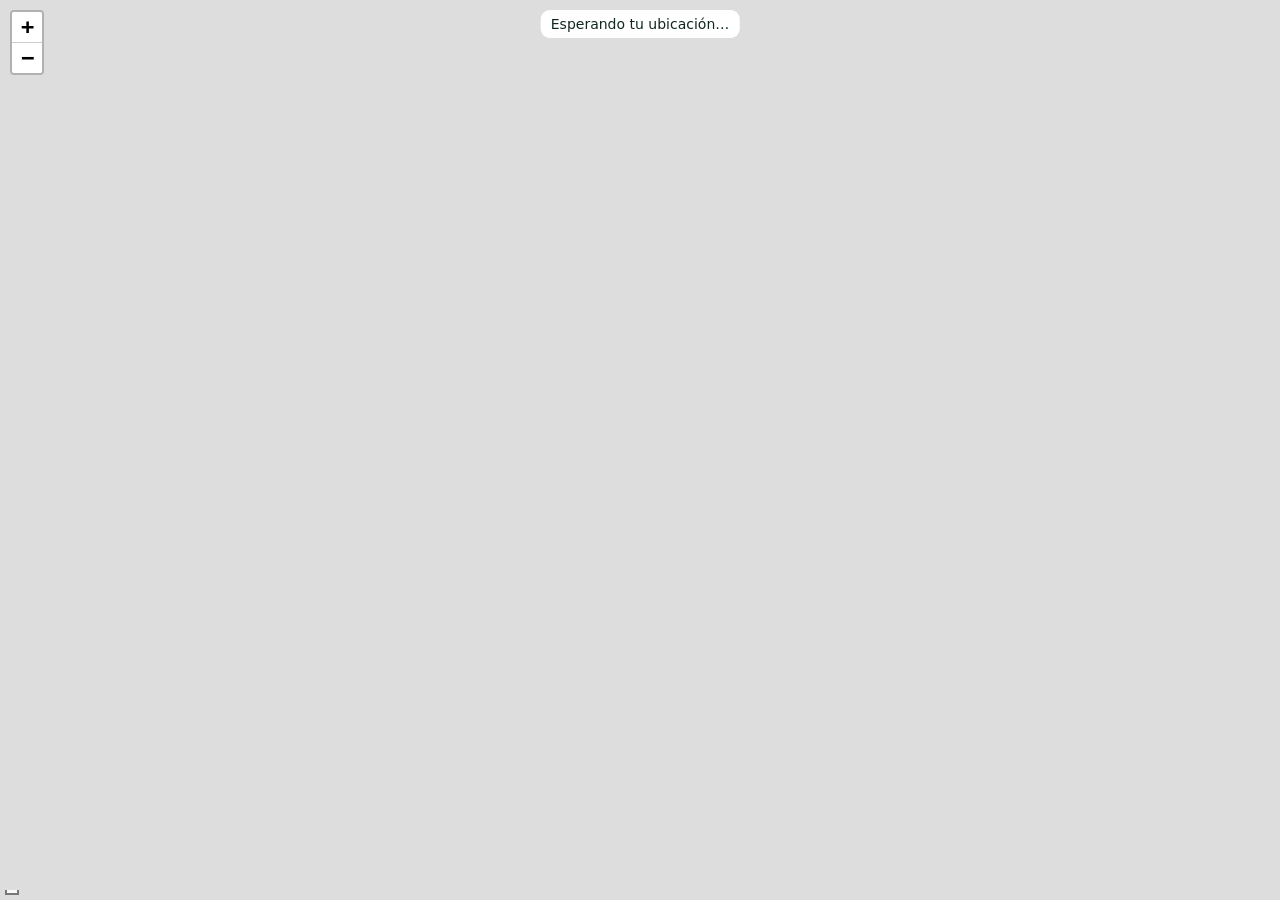
<file: android/app/src/main/assets/nearby/index.html>
<!doctype html>
<html lang="es">
<head>
    <meta charset="utf-8">
    <meta name="viewport" content="width=device-width, initial-scale=1">
    <meta http-equiv="Content-Security-Policy"
          content="default-src 'none'; script-src 'self'; style-src 'self' 'unsafe-inline'; img-src data: https://tile.openstreetmap.org">
    <title>Mapa de supermercados cercanos</title>
    <link rel="stylesheet" href="leaflet.css">
    <link rel="stylesheet" href="map.css">
    <script src="leaflet.js" defer></script>
    <script src="map.js" defer></script>
</head>
<body>
    <div id="map" aria-label="Mapa de tu ubicación y tiendas dentro de dos kilómetros"></div>
    <p id="message">Esperando tu ubicación…</p>
</body>
</html>
</file>
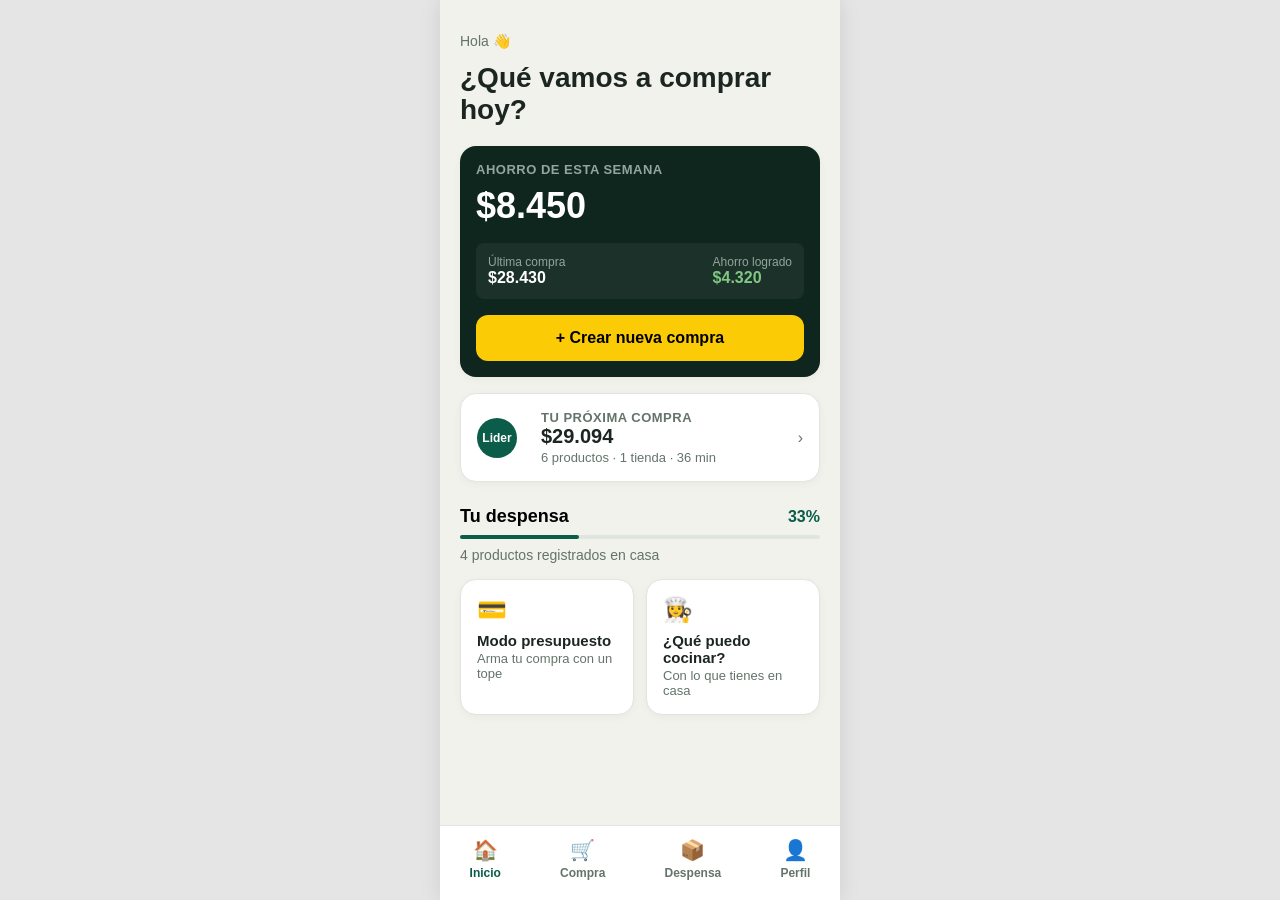
<file: Prototipo.html>
<!DOCTYPE html>
<html lang="es-CL">
<head>
<meta charset="utf-8">
<meta name="viewport" content="width=device-width, initial-scale=1.0, maximum-scale=1.0, user-scalable=no">
<title>Abarrato - Prototipo</title>
<style>
  :root {
    --bg: #F0F2EB;
    --card: #FFFFFF;
    --text-main: #1C2621;
    --text-muted: #64746A;
    --primary: #0B5D4A;
    --primary-light: #158E73;
    --accent: #FBCB05; 
    --accent-dark: #D9AE00;
    --border: #E0E5DF;
    --danger: #D32F2F;
    --success: #2E7D32;
    --radius-lg: 16px;
    --radius-md: 12px;
  }

  * { box-sizing: border-box; margin: 0; padding: 0; font-family: -apple-system, BlinkMacSystemFont, "Segoe UI", Roboto, Helvetica, Arial, sans-serif; }
  
  body {
    background-color: #e5e5e5;
    display: flex;
    justify-content: center;
    min-height: 100vh;
  }

  /* Simulación de la pantalla del celular */
  .app-container {
    width: 100%;
    max-width: 400px;
    background-color: var(--bg);
    min-height: 100vh;
    position: relative;
    box-shadow: 0 0 20px rgba(0,0,0,0.1);
    display: flex;
    flex-direction: column;
    overflow: hidden;
  }

  /* Header (Status Bar Simulado) */
  .header {
    background-color: var(--bg);
    padding: 16px 20px 8px;
    display: flex;
    align-items: center;
    position: sticky;
    top: 0;
    z-index: 100;
  }
  .header.dark {
    background-color: #102636;
    color: white;
  }
  .header-back { font-size: 24px; text-decoration: none; color: inherit; margin-right: 16px; cursor:pointer;}
  .header-title { font-size: 20px; font-weight: 700; }

  /* Vistas (Pantallas) */
  .view {
    display: none;
    flex: 1;
    overflow-y: auto;
    padding: 0 20px 80px; /* Espacio para el navbar bottom */
    animation: fadeIn 0.2s ease;
  }
  .view.active { display: block; }
  @keyframes fadeIn { from { opacity: 0; transform: translateY(10px); } to { opacity: 1; transform: translateY(0); } }

  /* Elementos comunes */
  h1 { font-size: 28px; font-weight: 800; color: var(--text-main); margin: 12px 0 20px; }
  .view.dark-top h1 { color: white; margin-top:0;}
  
  .card {
    background: var(--card);
    border-radius: var(--radius-lg);
    padding: 16px;
    margin-bottom: 16px;
    box-shadow: 0 2px 8px rgba(0,0,0,0.04);
    border: 1px solid var(--border);
  }
  
  .card.dark {
    background-color: #0F261E;
    color: white;
    border: none;
  }

  .btn {
    display: block;
    width: 100%;
    padding: 14px;
    border-radius: var(--radius-md);
    font-weight: 700;
    font-size: 16px;
    text-align: center;
    border: none;
    cursor: pointer;
    text-decoration: none;
  }
  .btn-primary { background: var(--accent); color: #000; }
  .btn-dark { background: #0B1F1C; color: #fff; }
  .btn-outline { background: transparent; border: 1px solid var(--border); color: var(--text-main); }

  /* Componentes específicos */
  .list-item {
    display: flex;
    align-items: center;
    padding: 12px 0;
    border-bottom: 1px solid var(--border);
  }
  .list-item:last-child { border-bottom: none; padding-bottom: 0; }
  .item-icon { width: 40px; height: 40px; background: #F4F6F8; border-radius: 50%; display: grid; place-items: center; margin-right: 12px; font-size: 20px; }
  .item-details { flex: 1; }
  .item-title { font-weight: 700; color: var(--text-main); font-size: 15px;}
  .item-subtitle { color: var(--text-muted); font-size: 13px; margin-top:2px;}
  .item-price { font-weight: 700; color: var(--primary); }

  .badge {
    background: #E8F5E9; color: var(--success); padding: 4px 8px; border-radius: 12px; font-size: 12px; font-weight: 700;
  }
  .badge.warn { background: #FFF3E0; color: #E65100; }

  /* Navbar Bottom */
  .navbar {
    background: #fff;
    border-top: 1px solid var(--border);
    position: absolute;
    bottom: 0;
    width: 100%;
    display: flex;
    justify-content: space-around;
    padding: 12px 0 20px; /* Safe area */
  }
  .nav-item {
    display: flex;
    flex-direction: column;
    align-items: center;
    color: var(--text-muted);
    text-decoration: none;
    font-size: 12px;
    font-weight: 600;
    gap: 4px;
    cursor: pointer;
  }
  .nav-item.active { color: var(--primary); }
  .nav-icon { font-size: 20px; }

  /* Utilidades */
  .flex-between { display: flex; justify-content: space-between; align-items: center; }
  .mt-1 { margin-top: 8px; } .mt-2 { margin-top: 16px; } .mt-3 { margin-top: 24px; }
  .mb-1 { margin-bottom: 8px; }
  .text-huge { font-size: 36px; font-weight: 800; }
  .text-muted { color: var(--text-muted); }
  .section-title { font-size: 13px; font-weight: 700; text-transform: uppercase; color: var(--text-muted); margin-bottom: 8px; letter-spacing: 0.5px;}

  /* Específico Vista Mapa */
  .svg-map { background: #E4E9E2; border-radius: var(--radius-lg) var(--radius-lg) 0 0; width: 100%; height: 200px; display: block;}
  .map-card { padding: 0; overflow: hidden; margin-top: 12px; border-radius: var(--radius-lg); background: white; border: 1px solid var(--border);}
  .map-item { padding: 16px; display: flex; align-items: center; gap: 12px; cursor:pointer;}
  .map-item:hover, .map-item.selected { background-color: #F8FAF9; }
</style>
</head>
<body>

<div class="app-container">

  <!-- ================= VISTA: INICIO ================= -->
  <div id="view-inicio" class="view active">
    <div class="header" style="padding-left:0; padding-top:24px;"></div>
    <span class="text-muted" style="font-size: 14px;">Hola 👋</span>
    <h1>¿Qué vamos a comprar hoy?</h1>

    <div class="card dark">
      <div class="section-title" style="color: #92A69D;">Ahorro de esta semana</div>
      <div class="text-huge" style="color:white; margin-bottom: 16px;">$8.450</div>
      
      <div class="flex-between" style="background: rgba(255,255,255,0.05); padding: 12px; border-radius: 8px; margin-bottom: 16px;">
         <div>
            <div style="font-size: 12px; color: #92A69D;">Última compra</div>
            <div style="font-weight: 700; color: white;">$28.430</div>
         </div>
         <div>
            <div style="font-size: 12px; color: #92A69D;">Ahorro logrado</div>
            <div style="font-weight: 700; color: #81C784;">$4.320</div>
         </div>
      </div>
      <button class="btn btn-primary" onclick="navigate('view-compra')">+ Crear nueva compra</button>
    </div>

    <div class="card" onclick="navigate('view-optimizada')" style="cursor:pointer">
      <div class="flex-between">
        <div style="display:flex; align-items:center; gap: 12px;">
          <div class="item-icon" style="background: var(--primary); color:white; font-size:12px; font-weight:bold;">Lider</div>
          <div>
            <div class="section-title" style="margin:0;">TU PRÓXIMA COMPRA</div>
            <div style="font-size: 20px; font-weight: 800; color: var(--text-main);">$29.094</div>
            <div class="item-subtitle">6 productos · 1 tienda · 36 min</div>
          </div>
        </div>
        <div style="color: var(--text-muted);">›</div>
      </div>
    </div>

    <div class="flex-between mt-3 mb-1">
      <h2 style="font-size: 18px;">Tu despensa</h2>
      <span style="color: var(--primary); font-weight: 700;">33%</span>
    </div>
    <div style="width: 100%; height: 4px; background: #E0E5DF; border-radius: 2px; margin-bottom: 8px;">
       <div style="width: 33%; height: 100%; background: var(--primary); border-radius: 2px;"></div>
    </div>
    <p class="text-muted" style="font-size: 14px; margin-bottom: 16px;">4 productos registrados en casa</p>

    <div style="display: grid; grid-template-columns: 1fr 1fr; gap: 12px;">
      <div class="card" style="margin:0; cursor:pointer;" onclick="navigate('view-presupuesto')">
        <div style="font-size: 24px; margin-bottom: 8px;">💳</div>
        <div class="item-title">Modo presupuesto</div>
        <div class="item-subtitle">Arma tu compra con un tope</div>
      </div>
      <div class="card" style="margin:0; cursor:pointer;" onclick="navigate('view-cocinar')">
        <div style="font-size: 24px; margin-bottom: 8px;">👩‍🍳</div>
        <div class="item-title">¿Qué puedo cocinar?</div>
        <div class="item-subtitle">Con lo que tienes en casa</div>
      </div>
    </div>
  </div>

  <!-- ================= VISTA: CREAR COMPRA (Buscar) ================= -->
  <div id="view-compra" class="view">
    <div class="header" style="padding-left:0; padding-top:24px;"></div>
    <h1>Crear compra</h1>
    <p class="text-muted" style="margin-top:-16px; margin-bottom: 16px;">Agrega productos a tu lista</p>

    <input type="text" placeholder="🔍 Buscar leche, arroz, detergente..." style="width: 100%; padding: 14px; border-radius: var(--radius-lg); border: 1px solid var(--border); font-size: 16px; margin-bottom: 16px; background: #fff;">

    <div style="display: flex; gap: 8px; overflow-x: auto; padding-bottom: 16px; margin-bottom: 8px; scrollbar-width: none;">
      <div style="background: var(--text-main); color: white; padding: 8px 16px; border-radius: 20px; font-weight:600; font-size:14px; white-space:nowrap;">Todos</div>
      <div style="background: white; border: 1px solid var(--border); padding: 8px 16px; border-radius: 20px; font-weight:600; font-size:14px; white-space:nowrap;">Lácteos y huevos</div>
      <div style="background: white; border: 1px solid var(--border); padding: 8px 16px; border-radius: 20px; font-weight:600; font-size:14px; white-space:nowrap;">Carnes</div>
    </div>

    <div style="background: #FFF8E1; border: 1px solid #FFE082; padding: 16px; border-radius: var(--radius-md); margin-bottom: 16px;">
      <div style="font-weight: 700; margin-bottom: 4px;">Ya tienes arroz grado 2 en casa.</div>
      <div style="font-size: 13px; color: #F57F17; margin-bottom: 12px;">Si lo sacas de la lista ahorras $1.290.</div>
      <button style="background: #1C2621; color: white; border: none; padding: 8px 16px; border-radius: 8px; font-weight: 600;">Quitar de la lista</button>
    </div>

    <div class="card" style="padding: 0 16px;">
      <div class="list-item">
        <div class="item-icon">🥛</div>
        <div class="item-details">
          <div class="item-title">Leche entera</div>
          <div class="item-subtitle">Soprole · 1 L</div>
          <div style="margin-top: 4px;">
            <span class="item-price">$1.090</span> <span style="text-decoration: line-through; color: var(--text-muted); font-size: 12px; margin-left: 4px;">$1.250</span>
          </div>
        </div>
        <div style="display:flex; align-items:center; background:#F4F6F8; border-radius:8px; padding:4px 8px; font-weight:bold;">
           <span style="padding:0 8px;">-</span> 1 <span style="padding:0 8px;">+</span>
        </div>
      </div>
      <div class="list-item">
        <div class="item-icon">🥚</div>
        <div class="item-details">
          <div class="item-title">Huevos color 12 un.</div>
          <div class="item-subtitle">La Chacra · 12 un.</div>
          <div style="margin-top: 4px;">
            <span class="item-price">$2.990</span> <span style="text-decoration: line-through; color: var(--text-muted); font-size: 12px; margin-left: 4px;">$3.390</span>
          </div>
        </div>
        <div style="display:flex; align-items:center; background:#F4F6F8; border-radius:8px; padding:4px 8px; font-weight:bold;">
           <span style="padding:0 8px;">-</span> 1 <span style="padding:0 8px;">+</span>
        </div>
      </div>
    </div>

    <!-- Barra flotante optimizar -->
    <div style="position: fixed; bottom: 80px; left: 50%; transform: translateX(-50%); width: 90%; max-width: 360px; background: var(--text-main); color: white; padding: 16px; border-radius: var(--radius-lg); display: flex; justify-content: space-between; align-items: center; box-shadow: 0 10px 25px rgba(0,0,0,0.2); z-index: 200;">
      <div>
        <div style="font-size: 12px; color: #A0AAB2;">8 productos · desde</div>
        <div style="font-size: 20px; font-weight: 800;">$32.072</div>
      </div>
      <button class="btn-primary" style="padding: 10px 20px; border-radius: 8px; font-weight: 700; border: none; display: flex; align-items: center; gap: 6px;" onclick="navigate('view-optimizada')">⚡ Optimizar</button>
    </div>
  </div>

  <!-- ================= VISTA: COMPRA OPTIMIZADA ================= -->
  <div id="view-optimizada" class="view dark-top" style="padding-top:0;">
    <div class="header dark">
      <div class="header-back" onclick="navigate('view-compra')">←</div>
      <div class="header-title">Tu compra</div>
    </div>
    <div style="background-color: #102636; padding: 0 20px 24px; border-radius: 0 0 24px 24px; margin: 0 -20px 20px;">
      <p style="color: #90CAF9; font-size: 14px; margin-bottom: 16px;">7 combinaciones analizadas</p>
      
      <div style="background: var(--primary); border-radius: var(--radius-md); padding: 16px; margin-bottom: 16px;">
        <div style="font-size: 12px; font-weight: 700; color: #A5D6A7; letter-spacing: 0.5px; margin-bottom: 4px;">ENCONTRAMOS UNA FORMA DE AHORRAR</div>
        <div style="font-size: 32px; font-weight: 800; color: white; margin-bottom: 8px;">$2.960</div>
        <div style="font-size: 13px; color: #E8F5E9; line-height: 1.4;">$1.290 vienen de lo que ya tienes en casa · ahorro real después de descontar el transporte</div>
      </div>
    </div>

    <div class="card">
      <div class="section-title">¿POR QUÉ RECOMENDAMOS ESTA COMPRA?</div>
      
      <div class="flex-between mt-2">
        <div style="display:flex; align-items:center; gap:8px;"><span style="font-size:16px;">💰</span> <span>Ahorras en productos</span></div>
        <div style="font-weight: 700; color: var(--success);">$1.800</div>
      </div>
      <div class="flex-between mt-2">
        <div style="display:flex; align-items:center; gap:8px;"><span style="font-size:16px;">🚗</span> <span>Transporte (auto)</span></div>
        <div style="font-weight: 700; color: var(--danger);">-$130</div>
      </div>
      <div class="flex-between mt-2">
        <div style="display:flex; align-items:center; gap:8px;"><span style="font-size:16px;">⏱️</span> <span>Tiempo adicional</span></div>
        <div style="font-weight: 700;">18 min</div>
      </div>
      <div class="flex-between mt-2">
        <div style="display:flex; align-items:center; gap:8px;"><span style="font-size:16px;">🛒</span> <span>Supermercados a visitar</span></div>
        <div style="font-weight: 700;">2</div>
      </div>
      <div class="flex-between mt-2 pb-2" style="border-bottom: 1px solid var(--border); padding-bottom:16px;">
        <div style="display:flex; align-items:center; gap:8px;"><span style="font-size:16px;">🏠</span> <span>Productos que ya tenías</span></div>
        <div style="font-weight: 700; color: var(--success);">$1.290</div>
      </div>

      <div class="flex-between mt-3">
        <div>
          <div class="section-title" style="margin:0;">AHORRO REAL</div>
          <div style="font-size: 24px; font-weight: 800; color: var(--success);">$1.670</div>
        </div>
        <div style="text-align:right;">
          <div style="font-size:24px;">⚖️</div>
        </div>
      </div>
      
      <div style="background: #F4F6F8; padding: 12px; border-radius: 8px; margin-top: 16px; font-size: 13px; color: var(--text-muted); text-align: center;">
        El ahorro real es de $1.670: existe, pero es acotado. Conviene dividir solo si el desvío te queda cómodo.
      </div>
    </div>

    <!-- Mapa Simulado de tu C# -->
    <div class="flex-between mt-3 mb-1">
      <h2 style="font-size: 18px;">Ruta sugerida</h2>
    </div>
    <div class="map-card">
      <svg class="svg-map" viewBox="0 0 100 100" preserveAspectRatio="xMidYMid slice">
        <line x1="20" y1="0" x2="20" y2="100" stroke="#D6DCD4" stroke-width="6"></line>
        <line x1="60" y1="0" x2="60" y2="100" stroke="#D6DCD4" stroke-width="6"></line>
        <line x1="0" y1="40" x2="100" y2="40" stroke="#D6DCD4" stroke-width="6"></line>
        <line x1="0" y1="80" x2="100" y2="80" stroke="#D6DCD4" stroke-width="6"></line>
        
        <line x1="50" y1="50" x2="20" y2="40" stroke="#0B5D4A" stroke-width="1" stroke-dasharray="2 2"></line>
        <line x1="20" y1="40" x2="60" y2="80" stroke="#0B5D4A" stroke-width="1" stroke-dasharray="2 2"></line>

        <circle cx="20" cy="40" r="5" fill="#E53935" stroke="#fff" stroke-width="1.5"></circle>
        <text x="20" y="41.5" text-anchor="middle" fill="#fff" font-size="4" font-weight="bold">S</text>
        
        <circle cx="60" cy="80" r="5" fill="#0033A0" stroke="#fff" stroke-width="1.5"></circle>
        <text x="60" y="81.5" text-anchor="middle" fill="#fff" font-size="4" font-weight="bold">L</text>

        <circle cx="50" cy="50" r="4" fill="#0B1F1C" stroke="#fff" stroke-width="1.5"></circle>
        <text x="50" y="51.5" text-anchor="middle" fill="#fff" font-size="3">TU</text>
      </svg>
      <div class="map-item selected">
        <div style="width:32px; height:32px; border-radius:8px; background:#E53935; color:white; display:grid; place-items:center; font-weight:bold;">S</div>
        <div style="flex:1">
          <div style="font-weight:bold; font-size:14px;">Santa Isabel - Renca Centro</div>
          <div style="font-size:12px; color:var(--text-muted)">📍 1.2 km · Compra: $12.450</div>
        </div>
      </div>
      <div class="map-item" style="border-top:1px solid var(--border);">
        <div style="width:32px; height:32px; border-radius:8px; background:#0033A0; color:white; display:grid; place-items:center; font-weight:bold;">L</div>
        <div style="flex:1">
          <div style="font-weight:bold; font-size:14px;">Lider - Domingo Santa María</div>
          <div style="font-size:12px; color:var(--text-muted)">📍 2.8 km · Compra: $18.332</div>
        </div>
      </div>
    </div>
    
    <div style="height: 24px;"></div>
  </div>

  <!-- ================= VISTA: DESPENSA ================= -->
  <div id="view-despensa" class="view">
    <div class="header" style="padding-left:0; padding-top:24px;"></div>
    <h1>Mi despensa</h1>
    <p class="text-muted" style="margin-top:-16px; margin-bottom: 16px;">Lo que ya tienes en casa</p>

    <div class="card dark">
      <div class="section-title" style="color: #92A69D;">CON LO QUE TIENES</div>
      <div class="text-huge" style="color:white; margin-bottom: 4px;">~15 <span style="font-weight:400; font-size:28px;">comidas</span></div>
      <div style="font-size: 14px; color: #92A69D; margin-bottom: 16px;">4 productos registrados</div>
      
      <div style="background: rgba(251, 203, 5, 0.1); border: 1px solid rgba(251, 203, 5, 0.3); padding: 12px; border-radius: 8px;">
        <div style="font-weight: 700; color: var(--accent); font-size: 13px;">1 producto de tu lista ya está en casa</div>
        <div style="font-size: 12px; color: #E0E5DF; margin-top:2px;">Ahorro potencial: $1.290</div>
      </div>
    </div>

    <button class="btn btn-outline" style="margin-bottom: 16px; background: white;">+ Agregar producto a la despensa</button>

    <div class="card" style="padding: 0 16px; margin-bottom: 8px;">
      <div class="list-item" style="border:none;">
        <div class="item-icon">🍚</div>
        <div class="item-details">
          <div class="item-title">Arroz grado 2</div>
          <div class="item-subtitle">1 kg · rinde ~8 porciones</div>
        </div>
        <div style="color:var(--text-muted); font-size:18px;">🗑️</div>
      </div>
    </div>
    <div class="card" style="padding: 0 16px; margin-bottom: 8px;">
      <div class="list-item" style="border:none;">
        <div class="item-icon">🫗</div>
        <div class="item-details">
          <div class="item-title">Aceite vegetal</div>
          <div class="item-subtitle">1 L · rinde ~20 porciones</div>
        </div>
        <div style="color:var(--text-muted); font-size:18px;">🗑️</div>
      </div>
    </div>

    <button class="btn btn-outline mt-3" style="background: white;" onclick="navigate('view-cocinar')">👩‍🍳 ¿Qué puedo cocinar?</button>
  </div>

  <!-- ================= VISTA: ¿QUÉ PUEDO COCINAR? ================= -->
  <div id="view-cocinar" class="view dark-top" style="padding-top:0;">
    <div class="header dark">
      <div class="header-back" onclick="navigate('view-inicio')">←</div>
      <div class="header-title">¿Qué puedo cocinar?</div>
    </div>
    <div style="background-color: #102636; padding: 0 20px 16px; margin: 0 -20px 16px;">
        <p style="color: #90CAF9; font-size: 14px;">Con tu despensa y tu lista actual</p>
    </div>

    <div class="card" style="border: 2px solid var(--success);">
      <div class="flex-between mb-1">
        <div style="display:flex; align-items:center; gap:8px;">
            <span style="font-size:20px;">🍳</span>
            <div>
                <div class="item-title" style="font-size: 18px;">Arroz con huevo</div>
                <div class="item-subtitle">2 porciones</div>
            </div>
        </div>
        <div class="badge">✓ puedes hacerla</div>
      </div>
      <div style="display: flex; gap: 8px; flex-wrap: wrap; margin-top: 12px;">
        <span style="background: #E8F5E9; color: var(--success); padding: 6px 10px; border-radius: 6px; font-size: 13px; font-weight: 600;">✓ arroz grado 2</span>
        <span style="background: #E8F5E9; color: var(--success); padding: 6px 10px; border-radius: 6px; font-size: 13px; font-weight: 600;">✓ huevos color 12</span>
        <span style="background: #E8F5E9; color: var(--success); padding: 6px 10px; border-radius: 6px; font-size: 13px; font-weight: 600;">✓ aceite vegetal</span>
      </div>
    </div>

    <div class="card">
      <div class="flex-between mb-1">
        <div style="display:flex; align-items:center; gap:8px;">
            <span style="font-size:20px;">🍗</span>
            <div>
                <div class="item-title" style="font-size: 18px;">Arroz con pollo</div>
                <div class="item-subtitle">4 porciones</div>
            </div>
        </div>
        <div class="badge warn">faltan 2</div>
      </div>
      <div style="display: flex; gap: 8px; flex-wrap: wrap; margin-top: 12px;">
        <span style="background: #E8F5E9; color: var(--success); padding: 6px 10px; border-radius: 6px; font-size: 13px; font-weight: 600;">✓ arroz grado 2</span>
        <span style="background: #F4F6F8; color: var(--text-muted); border: 1px dashed #B0BEC5; padding: 6px 10px; border-radius: 6px; font-size: 13px; font-weight: 600;">+ pechuga de pollo</span>
        <span style="background: #F4F6F8; color: var(--text-muted); border: 1px dashed #B0BEC5; padding: 6px 10px; border-radius: 6px; font-size: 13px; font-weight: 600;">+ zanahoria</span>
      </div>
      <div class="flex-between" style="margin-top: 16px; padding-top: 16px; border-top: 1px solid var(--border);">
          <div style="font-size: 13px; color: var(--text-muted);">Costo adicional estimado: $1.840</div>
          <button style="background: white; border: 1px solid var(--text-main); color: var(--text-main); padding: 6px 12px; border-radius: 8px; font-weight: 600; font-size: 13px;">Agregar faltantes</button>
      </div>
    </div>
  </div>

  <!-- ================= VISTA: MODO PRESUPUESTO ================= -->
  <div id="view-presupuesto" class="view dark-top" style="padding-top:0;">
    <div class="header dark">
      <div class="header-back" onclick="navigate('view-inicio')">←</div>
      <div class="header-title">Modo presupuesto</div>
    </div>
    <div style="background-color: #102636; padding: 0 20px 16px; margin: 0 -20px 16px;">
        <p style="color: #90CAF9; font-size: 14px;">Cuánto puedes comer con lo que tienes</p>
    </div>

    <div class="card">
      <div class="section-title">QUIERO GASTAR MÁXIMO</div>
      <div style="text-align: center; font-size: 36px; font-weight: 800; color: var(--text-main); margin: 16px 0;">$30.000</div>
      
      <!-- Falso slider -->
      <div style="position:relative; width:100%; height:4px; background:#E0E5DF; border-radius:2px; margin: 24px 0 8px;">
          <div style="position:absolute; left:0; top:0; height:100%; width:40%; background:var(--primary); border-radius:2px;"></div>
          <div style="position:absolute; left:40%; top:-6px; width:16px; height:16px; background:var(--primary); border-radius:50%; box-shadow: 0 2px 4px rgba(0,0,0,0.2);"></div>
      </div>
      <div class="flex-between" style="font-size:12px; color:var(--text-muted); font-weight:600;">
          <span>$10.000</span><span>$80.000</span>
      </div>
    </div>

    <div class="card" style="padding: 0;">
        <div class="flex-between" style="padding: 16px 16px 12px; border-bottom: 1px solid var(--border);">
            <div>
                <div class="section-title" style="margin:0;">COMPRA RECOMENDADA</div>
                <div style="font-size: 24px; font-weight: 800; color: var(--success);">$29.470</div>
            </div>
            <div style="text-align: right;">
                <div style="font-size: 12px; color: var(--text-muted); font-weight:600;">Te quedan</div>
                <div style="font-size: 18px; font-weight: 800; color: var(--text-main);">$530</div>
            </div>
        </div>
        
        <div style="padding: 16px; background: #F8FAF9;">
            <div style="font-weight: 700; font-size: 15px; margin-bottom: 12px;">Alcanza para ~37 comidas · 15 productos</div>
            
            <div class="flex-between" style="font-size:14px; padding: 6px 0; border-bottom: 1px dashed #D6DCD4;"><span>🍚 Arroz grado 2</span> <span style="font-weight:600;">$1.290</span></div>
            <div class="flex-between" style="font-size:14px; padding: 6px 0; border-bottom: 1px dashed #D6DCD4;"><span>🧅 Cebolla</span> <span style="font-weight:600;">$990</span></div>
            <div class="flex-between" style="font-size:14px; padding: 6px 0; border-bottom: 1px dashed #D6DCD4;"><span>🥛 Leche entera</span> <span style="font-weight:600;">$1.090</span></div>
            <div class="flex-between" style="font-size:14px; padding: 6px 0; border-bottom: 1px dashed #D6DCD4;"><span>🌭 Vienesas</span> <span style="font-weight:600;">$1.750</span></div>
            <div class="flex-between" style="font-size:14px; padding: 6px 0; border-bottom: 1px dashed #D6DCD4;"><span>🥔 Papa</span> <span style="font-weight:600;">$2.190</span></div>
            <div class="flex-between" style="font-size:14px; padding: 6px 0;"><span>🍗 Pechuga de pollo</span> <span style="font-weight:600;">$6.390</span></div>
        </div>
        <div style="padding: 16px;">
            <button class="btn btn-dark">Usar esta lista</button>
        </div>
    </div>
  </div>

  <!-- ================= VISTA: PERFIL ================= -->
  <div id="view-perfil" class="view">
    <div class="header" style="padding-left:0; padding-top:24px;"></div>
    <h1>Tu perfil</h1>
    <p class="text-muted" style="margin-top:-16px; margin-bottom: 24px;">Estas preferencias cambian el algoritmo</p>

    <div class="section-title">CÓMO TE MUEVES</div>
    <div class="card" style="padding: 12px 16px; display:flex; align-items:center; gap:12px; margin-bottom:8px;">
        <div style="font-size:24px;">🚶</div>
        <div>
            <div class="item-title">Caminando</div>
            <div class="item-subtitle">Sin costo</div>
        </div>
    </div>
    <div class="card dark" style="padding: 12px 16px; display:flex; align-items:center; gap:12px; margin-bottom:8px;">
        <div style="font-size:24px;">🚗</div>
        <div>
            <div class="item-title" style="color:white;">Auto</div>
            <div class="item-subtitle" style="color:#92A69D;">$190/km</div>
        </div>
    </div>
    <div class="card" style="padding: 12px 16px; display:flex; align-items:center; gap:12px; margin-bottom:24px;">
        <div style="font-size:24px;">🚌</div>
        <div>
            <div class="item-title">Transporte público</div>
            <div class="item-subtitle">$800/tramo</div>
        </div>
    </div>

    <div class="section-title">QUÉ PRIORIZAS</div>
    <div class="card" style="padding: 12px 16px; display:flex; align-items:center; gap:12px; margin-bottom:8px;">
        <div style="width:20px; height:20px; border-radius:50%; border:2px solid var(--primary); display:grid; place-items:center;"><div style="width:10px; height:10px; background:var(--primary); border-radius:50%;"></div></div>
        <div>
            <div class="item-title">Ahorrar dinero</div>
            <div class="item-subtitle">Acepto moverme más si el ahorro lo justifica</div>
        </div>
    </div>
    <div class="card" style="padding: 12px 16px; display:flex; align-items:center; gap:12px; margin-bottom:8px;">
        <div style="width:20px; height:20px; border-radius:50%; border:2px solid #B0BEC5;"></div>
        <div>
            <div class="item-title">Ahorrar tiempo</div>
            <div class="item-subtitle">Prefiero una sola parada aunque cueste algo más</div>
        </div>
    </div>
  </div>

  <!-- Navbar -->
  <nav class="navbar">
    <a href="#" class="nav-item active" onclick="navigate('view-inicio', this)">
      <span class="nav-icon">🏠</span>
      <span>Inicio</span>
    </a>
    <a href="#" class="nav-item" onclick="navigate('view-compra', this)">
      <span class="nav-icon">🛒</span>
      <span>Compra</span>
    </a>
    <a href="#" class="nav-item" onclick="navigate('view-despensa', this)">
      <span class="nav-icon">📦</span>
      <span>Despensa</span>
    </a>
    <a href="#" class="nav-item" onclick="navigate('view-perfil', this)">
      <span class="nav-icon">👤</span>
      <span>Perfil</span>
    </a>
  </nav>

</div>

<script>
  function navigate(viewId, navElement = null) {
    // Ocultar todas las vistas
    document.querySelectorAll('.view').forEach(el => el.classList.remove('active'));
    
    // Mostrar la seleccionada
    document.getElementById(viewId).classList.add('active');

    // Actualizar nav si se hizo clic en el navbar
    if(navElement) {
        document.querySelectorAll('.nav-item').forEach(el => el.classList.remove('active'));
        navElement.classList.add('active');
    } else {
        // Lógica simple para iluminar el icono correcto si navegamos con botones internos
        document.querySelectorAll('.nav-item').forEach(el => el.classList.remove('active'));
        if(viewId === 'view-inicio' || viewId === 'view-optimizada' || viewId === 'view-cocinar' || viewId === 'view-presupuesto') {
            document.querySelectorAll('.nav-item')[0].classList.add('active');
        } else if(viewId === 'view-compra') {
            document.querySelectorAll('.nav-item')[1].classList.add('active');
        } else if(viewId === 'view-despensa') {
            document.querySelectorAll('.nav-item')[2].classList.add('active');
        } else if(viewId === 'view-perfil') {
            document.querySelectorAll('.nav-item')[3].classList.add('active');
        }
    }
  }
</script>
</body>
</html>
</file>
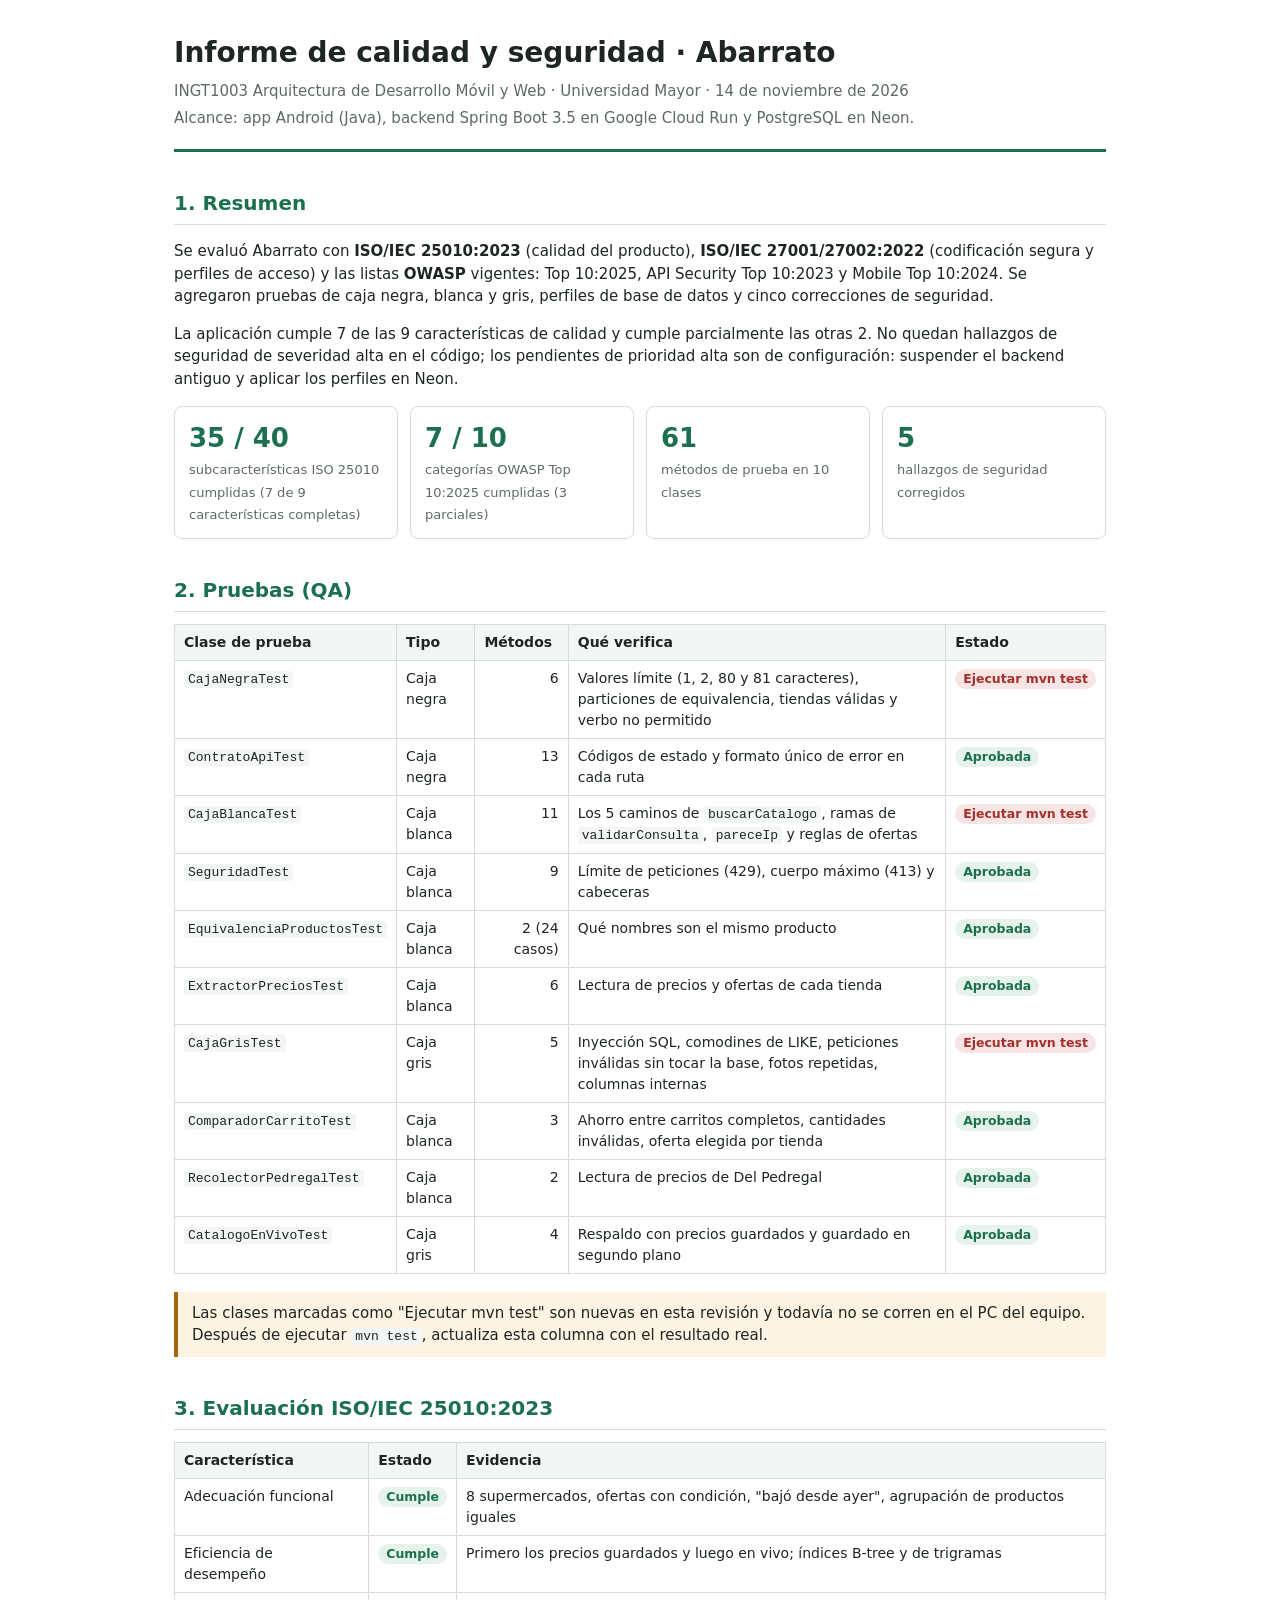
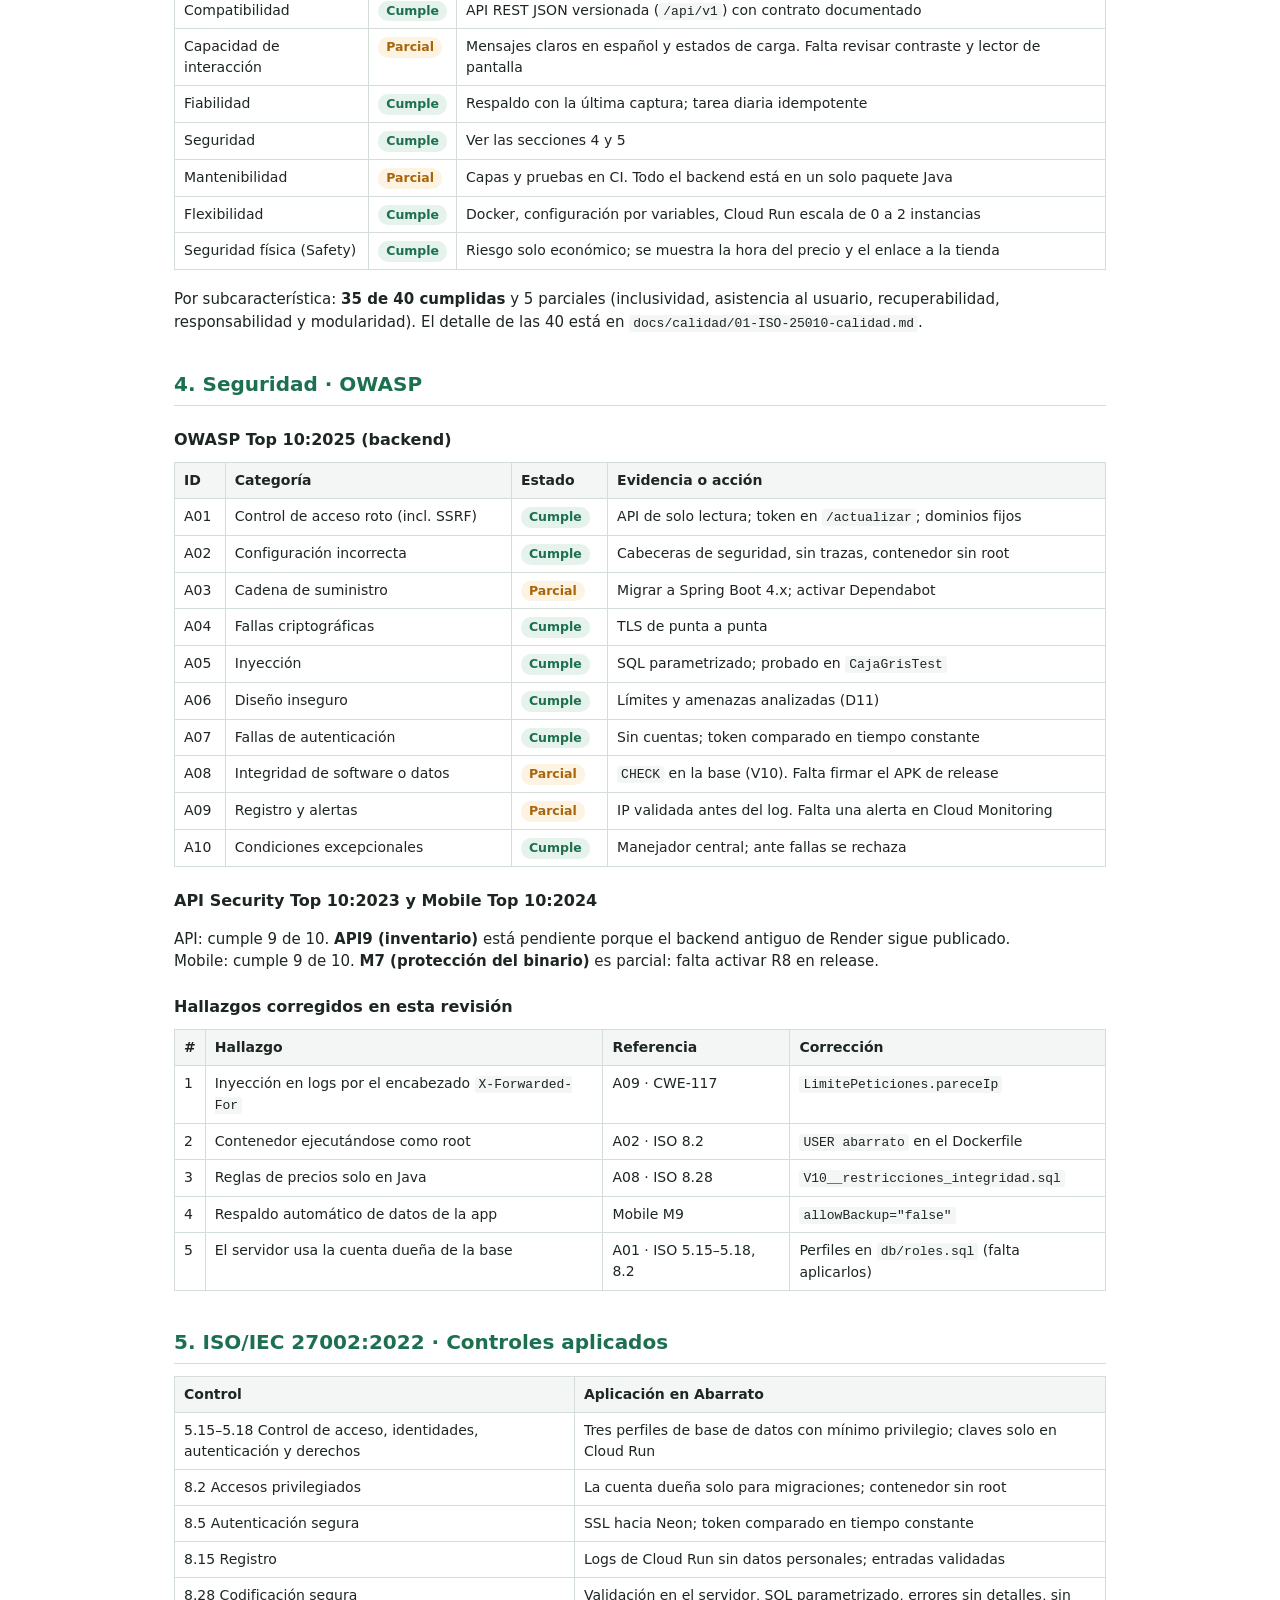
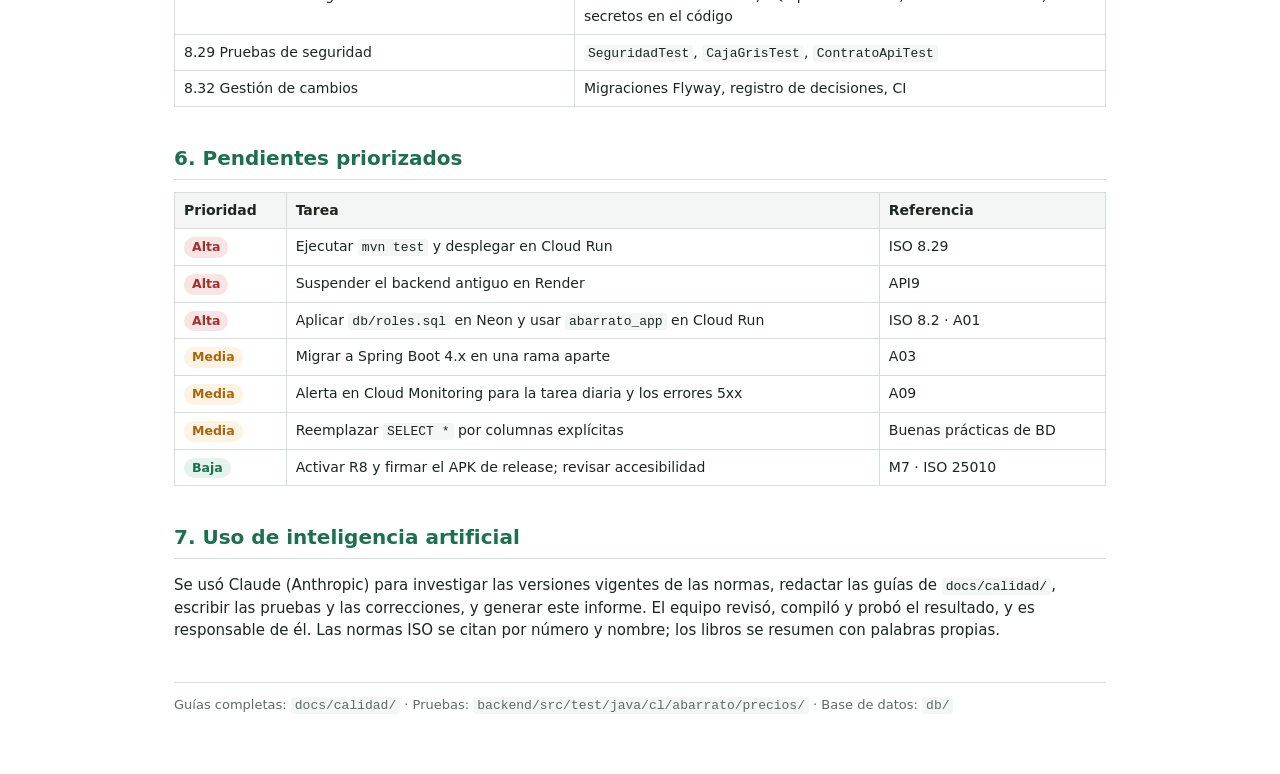
<file: docs/calidad/informe-calidad.html>
<!DOCTYPE html>
<html lang="es">
<head>
<meta charset="utf-8">
<meta name="viewport" content="width=device-width, initial-scale=1">
<title>Informe de calidad y seguridad · Abarrato</title>
<style>
  :root { --verde:#1c704f; --verde-claro:#e6f2ec; --ambar:#a8650a; --ambar-claro:#fdf3e2; --rojo:#a3302a; --tinta:#1d2621; --gris:#5d6b63; --borde:#d5ddd8; }
  * { box-sizing: border-box; }
  body { font-family: "Segoe UI", system-ui, -apple-system, Roboto, sans-serif; color: var(--tinta); max-width: 980px; margin: 0 auto; padding: 32px 24px 64px; line-height: 1.5; font-size: 15px; }
  header { border-bottom: 3px solid var(--verde); padding-bottom: 16px; margin-bottom: 28px; }
  header p { margin: 4px 0; color: var(--gris); }
  h1 { font-size: 28px; margin: 0 0 6px; }
  h2 { font-size: 20px; margin: 36px 0 12px; color: var(--verde); border-bottom: 1px solid var(--borde); padding-bottom: 6px; }
  h3 { font-size: 16px; margin: 22px 0 8px; }
  table { width: 100%; border-collapse: collapse; margin: 10px 0 18px; font-size: 14px; }
  th, td { border: 1px solid var(--borde); padding: 7px 9px; text-align: left; vertical-align: top; }
  th { background: #f3f6f4; font-weight: 600; }
  td.num { text-align: right; font-variant-numeric: tabular-nums; }
  .ok, .parcial, .pend { display: inline-block; padding: 1px 8px; border-radius: 10px; font-size: 12.5px; font-weight: 600; white-space: nowrap; }
  .ok { background: var(--verde-claro); color: var(--verde); }
  .parcial { background: var(--ambar-claro); color: var(--ambar); }
  .pend { background: #f6e5e4; color: var(--rojo); }
  .tarjetas { display: grid; grid-template-columns: repeat(auto-fit, minmax(170px, 1fr)); gap: 12px; margin: 16px 0; }
  .tarjeta { border: 1px solid var(--borde); border-radius: 8px; padding: 12px 14px; }
  .tarjeta b { display: block; font-size: 26px; color: var(--verde); }
  .tarjeta span { color: var(--gris); font-size: 13px; }
  .nota { background: var(--ambar-claro); border-left: 4px solid var(--ambar); padding: 10px 14px; margin: 14px 0; }
  code { font-family: Consolas, "Cascadia Mono", monospace; font-size: 13px; background: #f3f6f4; padding: 1px 4px; border-radius: 3px; }
  footer { margin-top: 40px; color: var(--gris); font-size: 13px; border-top: 1px solid var(--borde); padding-top: 12px; }
  @media print { body { padding: 0; font-size: 12px; } h2 { break-after: avoid; } table, .tarjeta { break-inside: avoid; } }
</style>
</head>
<body>
<header>
  <h1>Informe de calidad y seguridad · Abarrato</h1>
  <p>INGT1003 Arquitectura de Desarrollo Móvil y Web · Universidad Mayor · 14 de noviembre de 2026</p>
  <p>Alcance: app Android (Java), backend Spring Boot 3.5 en Google Cloud Run y PostgreSQL en Neon.</p>
</header>

<h2>1. Resumen</h2>
<p>Se evaluó Abarrato con <b>ISO/IEC 25010:2023</b> (calidad del producto), <b>ISO/IEC 27001/27002:2022</b> (codificación segura y perfiles de acceso) y las listas <b>OWASP</b> vigentes: Top 10:2025, API Security Top 10:2023 y Mobile Top 10:2024. Se agregaron pruebas de caja negra, blanca y gris, perfiles de base de datos y cinco correcciones de seguridad.</p>
<p>La aplicación cumple 7 de las 9 características de calidad y cumple parcialmente las otras 2. No quedan hallazgos de seguridad de severidad alta en el código; los pendientes de prioridad alta son de configuración: suspender el backend antiguo y aplicar los perfiles en Neon.</p>
<div class="tarjetas">
  <div class="tarjeta"><b>35 / 40</b><span>subcaracterísticas ISO 25010 cumplidas (7 de 9 características completas)</span></div>
  <div class="tarjeta"><b>7 / 10</b><span>categorías OWASP Top 10:2025 cumplidas (3 parciales)</span></div>
  <div class="tarjeta"><b>61</b><span>métodos de prueba en 10 clases</span></div>
  <div class="tarjeta"><b>5</b><span>hallazgos de seguridad corregidos</span></div>
</div>

<h2>2. Pruebas (QA)</h2>
<table>
  <tr><th>Clase de prueba</th><th>Tipo</th><th class="num">Métodos</th><th>Qué verifica</th><th>Estado</th></tr>
  <tr><td><code>CajaNegraTest</code></td><td>Caja negra</td><td class="num">6</td><td>Valores límite (1, 2, 80 y 81 caracteres), particiones de equivalencia, tiendas válidas y verbo no permitido</td><td><span class="pend">Ejecutar mvn test</span></td></tr>
  <tr><td><code>ContratoApiTest</code></td><td>Caja negra</td><td class="num">13</td><td>Códigos de estado y formato único de error en cada ruta</td><td><span class="ok">Aprobada</span></td></tr>
  <tr><td><code>CajaBlancaTest</code></td><td>Caja blanca</td><td class="num">11</td><td>Los 5 caminos de <code>buscarCatalogo</code>, ramas de <code>validarConsulta</code>, <code>pareceIp</code> y reglas de ofertas</td><td><span class="pend">Ejecutar mvn test</span></td></tr>
  <tr><td><code>SeguridadTest</code></td><td>Caja blanca</td><td class="num">9</td><td>Límite de peticiones (429), cuerpo máximo (413) y cabeceras</td><td><span class="ok">Aprobada</span></td></tr>
  <tr><td><code>EquivalenciaProductosTest</code></td><td>Caja blanca</td><td class="num">2 (24 casos)</td><td>Qué nombres son el mismo producto</td><td><span class="ok">Aprobada</span></td></tr>
  <tr><td><code>ExtractorPreciosTest</code></td><td>Caja blanca</td><td class="num">6</td><td>Lectura de precios y ofertas de cada tienda</td><td><span class="ok">Aprobada</span></td></tr>
  <tr><td><code>CajaGrisTest</code></td><td>Caja gris</td><td class="num">5</td><td>Inyección SQL, comodines de LIKE, peticiones inválidas sin tocar la base, fotos repetidas, columnas internas</td><td><span class="pend">Ejecutar mvn test</span></td></tr>
  <tr><td><code>ComparadorCarritoTest</code></td><td>Caja blanca</td><td class="num">3</td><td>Ahorro entre carritos completos, cantidades inválidas, oferta elegida por tienda</td><td><span class="ok">Aprobada</span></td></tr>
  <tr><td><code>RecolectorPedregalTest</code></td><td>Caja blanca</td><td class="num">2</td><td>Lectura de precios de Del Pedregal</td><td><span class="ok">Aprobada</span></td></tr>
  <tr><td><code>CatalogoEnVivoTest</code></td><td>Caja gris</td><td class="num">4</td><td>Respaldo con precios guardados y guardado en segundo plano</td><td><span class="ok">Aprobada</span></td></tr>
</table>
<p class="nota">Las clases marcadas como "Ejecutar mvn test" son nuevas en esta revisión y todavía no se corren en el PC del equipo. Después de ejecutar <code>mvn test</code>, actualiza esta columna con el resultado real.</p>

<h2>3. Evaluación ISO/IEC 25010:2023</h2>
<table>
  <tr><th>Característica</th><th>Estado</th><th>Evidencia</th></tr>
  <tr><td>Adecuación funcional</td><td><span class="ok">Cumple</span></td><td>8 supermercados, ofertas con condición, "bajó desde ayer", agrupación de productos iguales</td></tr>
  <tr><td>Eficiencia de desempeño</td><td><span class="ok">Cumple</span></td><td>Primero los precios guardados y luego en vivo; índices B-tree y de trigramas</td></tr>
  <tr><td>Compatibilidad</td><td><span class="ok">Cumple</span></td><td>API REST JSON versionada (<code>/api/v1</code>) con contrato documentado</td></tr>
  <tr><td>Capacidad de interacción</td><td><span class="parcial">Parcial</span></td><td>Mensajes claros en español y estados de carga. Falta revisar contraste y lector de pantalla</td></tr>
  <tr><td>Fiabilidad</td><td><span class="ok">Cumple</span></td><td>Respaldo con la última captura; tarea diaria idempotente</td></tr>
  <tr><td>Seguridad</td><td><span class="ok">Cumple</span></td><td>Ver las secciones 4 y 5</td></tr>
  <tr><td>Mantenibilidad</td><td><span class="parcial">Parcial</span></td><td>Capas y pruebas en CI. Todo el backend está en un solo paquete Java</td></tr>
  <tr><td>Flexibilidad</td><td><span class="ok">Cumple</span></td><td>Docker, configuración por variables, Cloud Run escala de 0 a 2 instancias</td></tr>
  <tr><td>Seguridad física (Safety)</td><td><span class="ok">Cumple</span></td><td>Riesgo solo económico; se muestra la hora del precio y el enlace a la tienda</td></tr>
</table>
<p>Por subcaracterística: <b>35 de 40 cumplidas</b> y 5 parciales (inclusividad, asistencia al usuario, recuperabilidad, responsabilidad y modularidad). El detalle de las 40 está en <code>docs/calidad/01-ISO-25010-calidad.md</code>.</p>

<h2>4. Seguridad · OWASP</h2>
<h3>OWASP Top 10:2025 (backend)</h3>
<table>
  <tr><th>ID</th><th>Categoría</th><th>Estado</th><th>Evidencia o acción</th></tr>
  <tr><td>A01</td><td>Control de acceso roto (incl. SSRF)</td><td><span class="ok">Cumple</span></td><td>API de solo lectura; token en <code>/actualizar</code>; dominios fijos</td></tr>
  <tr><td>A02</td><td>Configuración incorrecta</td><td><span class="ok">Cumple</span></td><td>Cabeceras de seguridad, sin trazas, contenedor sin root</td></tr>
  <tr><td>A03</td><td>Cadena de suministro</td><td><span class="parcial">Parcial</span></td><td>Migrar a Spring Boot 4.x; activar Dependabot</td></tr>
  <tr><td>A04</td><td>Fallas criptográficas</td><td><span class="ok">Cumple</span></td><td>TLS de punta a punta</td></tr>
  <tr><td>A05</td><td>Inyección</td><td><span class="ok">Cumple</span></td><td>SQL parametrizado; probado en <code>CajaGrisTest</code></td></tr>
  <tr><td>A06</td><td>Diseño inseguro</td><td><span class="ok">Cumple</span></td><td>Límites y amenazas analizadas (D11)</td></tr>
  <tr><td>A07</td><td>Fallas de autenticación</td><td><span class="ok">Cumple</span></td><td>Sin cuentas; token comparado en tiempo constante</td></tr>
  <tr><td>A08</td><td>Integridad de software o datos</td><td><span class="parcial">Parcial</span></td><td><code>CHECK</code> en la base (V10). Falta firmar el APK de release</td></tr>
  <tr><td>A09</td><td>Registro y alertas</td><td><span class="parcial">Parcial</span></td><td>IP validada antes del log. Falta una alerta en Cloud Monitoring</td></tr>
  <tr><td>A10</td><td>Condiciones excepcionales</td><td><span class="ok">Cumple</span></td><td>Manejador central; ante fallas se rechaza</td></tr>
</table>
<h3>API Security Top 10:2023 y Mobile Top 10:2024</h3>
<p>API: cumple 9 de 10. <b>API9 (inventario)</b> está pendiente porque el backend antiguo de Render sigue publicado.<br>
Mobile: cumple 9 de 10. <b>M7 (protección del binario)</b> es parcial: falta activar R8 en release.</p>

<h3>Hallazgos corregidos en esta revisión</h3>
<table>
  <tr><th>#</th><th>Hallazgo</th><th>Referencia</th><th>Corrección</th></tr>
  <tr><td>1</td><td>Inyección en logs por el encabezado <code>X-Forwarded-For</code></td><td>A09 · CWE-117</td><td><code>LimitePeticiones.pareceIp</code></td></tr>
  <tr><td>2</td><td>Contenedor ejecutándose como root</td><td>A02 · ISO 8.2</td><td><code>USER abarrato</code> en el Dockerfile</td></tr>
  <tr><td>3</td><td>Reglas de precios solo en Java</td><td>A08 · ISO 8.28</td><td><code>V10__restricciones_integridad.sql</code></td></tr>
  <tr><td>4</td><td>Respaldo automático de datos de la app</td><td>Mobile M9</td><td><code>allowBackup="false"</code></td></tr>
  <tr><td>5</td><td>El servidor usa la cuenta dueña de la base</td><td>A01 · ISO 5.15–5.18, 8.2</td><td>Perfiles en <code>db/roles.sql</code> (falta aplicarlos)</td></tr>
</table>

<h2>5. ISO/IEC 27002:2022 · Controles aplicados</h2>
<table>
  <tr><th>Control</th><th>Aplicación en Abarrato</th></tr>
  <tr><td>5.15–5.18 Control de acceso, identidades, autenticación y derechos</td><td>Tres perfiles de base de datos con mínimo privilegio; claves solo en Cloud Run</td></tr>
  <tr><td>8.2 Accesos privilegiados</td><td>La cuenta dueña solo para migraciones; contenedor sin root</td></tr>
  <tr><td>8.5 Autenticación segura</td><td>SSL hacia Neon; token comparado en tiempo constante</td></tr>
  <tr><td>8.15 Registro</td><td>Logs de Cloud Run sin datos personales; entradas validadas</td></tr>
  <tr><td>8.28 Codificación segura</td><td>Validación en el servidor, SQL parametrizado, errores sin detalles, sin secretos en el código</td></tr>
  <tr><td>8.29 Pruebas de seguridad</td><td><code>SeguridadTest</code>, <code>CajaGrisTest</code>, <code>ContratoApiTest</code></td></tr>
  <tr><td>8.32 Gestión de cambios</td><td>Migraciones Flyway, registro de decisiones, CI</td></tr>
</table>

<h2>6. Pendientes priorizados</h2>
<table>
  <tr><th>Prioridad</th><th>Tarea</th><th>Referencia</th></tr>
  <tr><td><span class="pend">Alta</span></td><td>Ejecutar <code>mvn test</code> y desplegar en Cloud Run</td><td>ISO 8.29</td></tr>
  <tr><td><span class="pend">Alta</span></td><td>Suspender el backend antiguo en Render</td><td>API9</td></tr>
  <tr><td><span class="pend">Alta</span></td><td>Aplicar <code>db/roles.sql</code> en Neon y usar <code>abarrato_app</code> en Cloud Run</td><td>ISO 8.2 · A01</td></tr>
  <tr><td><span class="parcial">Media</span></td><td>Migrar a Spring Boot 4.x en una rama aparte</td><td>A03</td></tr>
  <tr><td><span class="parcial">Media</span></td><td>Alerta en Cloud Monitoring para la tarea diaria y los errores 5xx</td><td>A09</td></tr>
  <tr><td><span class="parcial">Media</span></td><td>Reemplazar <code>SELECT *</code> por columnas explícitas</td><td>Buenas prácticas de BD</td></tr>
  <tr><td><span class="ok">Baja</span></td><td>Activar R8 y firmar el APK de release; revisar accesibilidad</td><td>M7 · ISO 25010</td></tr>
</table>

<h2>7. Uso de inteligencia artificial</h2>
<p>Se usó Claude (Anthropic) para investigar las versiones vigentes de las normas, redactar las guías de <code>docs/calidad/</code>, escribir las pruebas y las correcciones, y generar este informe. El equipo revisó, compiló y probó el resultado, y es responsable de él. Las normas ISO se citan por número y nombre; los libros se resumen con palabras propias.</p>

<footer>Guías completas: <code>docs/calidad/</code> · Pruebas: <code>backend/src/test/java/cl/abarrato/precios/</code> · Base de datos: <code>db/</code></footer>
</body>
</html>
</file>
<file: android/app/src/main/assets/nearby/leaflet.css>
/* required styles */

.leaflet-pane,
.leaflet-tile,
.leaflet-marker-icon,
.leaflet-marker-shadow,
.leaflet-tile-container,
.leaflet-pane > svg,
.leaflet-pane > canvas,
.leaflet-zoom-box,
.leaflet-image-layer,
.leaflet-layer {
	position: absolute;
	left: 0;
	top: 0;
	}
.leaflet-container {
	overflow: hidden;
	}
.leaflet-tile,
.leaflet-marker-icon,
.leaflet-marker-shadow {
	-webkit-user-select: none;
	   -moz-user-select: none;
	        user-select: none;
	  -webkit-user-drag: none;
	}
/* Prevents IE11 from highlighting tiles in blue */
.leaflet-tile::selection {
	background: transparent;
}
/* Safari renders non-retina tile on retina better with this, but Chrome is worse */
.leaflet-safari .leaflet-tile {
	image-rendering: -webkit-optimize-contrast;
	}
/* hack that prevents hw layers "stretching" when loading new tiles */
.leaflet-safari .leaflet-tile-container {
	width: 1600px;
	height: 1600px;
	-webkit-transform-origin: 0 0;
	}
.leaflet-marker-icon,
.leaflet-marker-shadow {
	display: block;
	}
/* .leaflet-container svg: reset svg max-width decleration shipped in Joomla! (joomla.org) 3.x */
/* .leaflet-container img: map is broken in FF if you have max-width: 100% on tiles */
.leaflet-container .leaflet-overlay-pane svg {
	max-width: none !important;
	max-height: none !important;
	}
.leaflet-container .leaflet-marker-pane img,
.leaflet-container .leaflet-shadow-pane img,
.leaflet-container .leaflet-tile-pane img,
.leaflet-container img.leaflet-image-layer,
.leaflet-container .leaflet-tile {
	max-width: none !important;
	max-height: none !important;
	width: auto;
	padding: 0;
	}

.leaflet-container img.leaflet-tile {
	/* See: https://bugs.chromium.org/p/chromium/issues/detail?id=600120 */
	mix-blend-mode: plus-lighter;
}

.leaflet-container.leaflet-touch-zoom {
	-ms-touch-action: pan-x pan-y;
	touch-action: pan-x pan-y;
	}
.leaflet-container.leaflet-touch-drag {
	-ms-touch-action: pinch-zoom;
	/* Fallback for FF which doesn't support pinch-zoom */
	touch-action: none;
	touch-action: pinch-zoom;
}
.leaflet-container.leaflet-touch-drag.leaflet-touch-zoom {
	-ms-touch-action: none;
	touch-action: none;
}
.leaflet-container {
	-webkit-tap-highlight-color: transparent;
}
.leaflet-container a {
	-webkit-tap-highlight-color: rgba(51, 181, 229, 0.4);
}
.leaflet-tile {
	filter: inherit;
	visibility: hidden;
	}
.leaflet-tile-loaded {
	visibility: inherit;
	}
.leaflet-zoom-box {
	width: 0;
	height: 0;
	-moz-box-sizing: border-box;
	     box-sizing: border-box;
	z-index: 800;
	}
/* workaround for https://bugzilla.mozilla.org/show_bug.cgi?id=888319 */
.leaflet-overlay-pane svg {
	-moz-user-select: none;
	}

.leaflet-pane         { z-index: 400; }

.leaflet-tile-pane    { z-index: 200; }
.leaflet-overlay-pane { z-index: 400; }
.leaflet-shadow-pane  { z-index: 500; }
.leaflet-marker-pane  { z-index: 600; }
.leaflet-tooltip-pane   { z-index: 650; }
.leaflet-popup-pane   { z-index: 700; }

.leaflet-map-pane canvas { z-index: 100; }
.leaflet-map-pane svg    { z-index: 200; }

.leaflet-vml-shape {
	width: 1px;
	height: 1px;
	}
.lvml {
	behavior: url(#default#VML);
	display: inline-block;
	position: absolute;
	}


/* control positioning */

.leaflet-control {
	position: relative;
	z-index: 800;
	pointer-events: visiblePainted; /* IE 9-10 doesn't have auto */
	pointer-events: auto;
	}
.leaflet-top,
.leaflet-bottom {
	position: absolute;
	z-index: 1000;
	pointer-events: none;
	}
.leaflet-top {
	top: 0;
	}
.leaflet-right {
	right: 0;
	}
.leaflet-bottom {
	bottom: 0;
	}
.leaflet-left {
	left: 0;
	}
.leaflet-control {
	float: left;
	clear: both;
	}
.leaflet-right .leaflet-control {
	float: right;
	}
.leaflet-top .leaflet-control {
	margin-top: 10px;
	}
.leaflet-bottom .leaflet-control {
	margin-bottom: 10px;
	}
.leaflet-left .leaflet-control {
	margin-left: 10px;
	}
.leaflet-right .leaflet-control {
	margin-right: 10px;
	}


/* zoom and fade animations */

.leaflet-fade-anim .leaflet-popup {
	opacity: 0;
	-webkit-transition: opacity 0.2s linear;
	   -moz-transition: opacity 0.2s linear;
	        transition: opacity 0.2s linear;
	}
.leaflet-fade-anim .leaflet-map-pane .leaflet-popup {
	opacity: 1;
	}
.leaflet-zoom-animated {
	-webkit-transform-origin: 0 0;
	    -ms-transform-origin: 0 0;
	        transform-origin: 0 0;
	}
svg.leaflet-zoom-animated {
	will-change: transform;
}

.leaflet-zoom-anim .leaflet-zoom-animated {
	-webkit-transition: -webkit-transform 0.25s cubic-bezier(0,0,0.25,1);
	   -moz-transition:    -moz-transform 0.25s cubic-bezier(0,0,0.25,1);
	        transition:         transform 0.25s cubic-bezier(0,0,0.25,1);
	}
.leaflet-zoom-anim .leaflet-tile,
.leaflet-pan-anim .leaflet-tile {
	-webkit-transition: none;
	   -moz-transition: none;
	        transition: none;
	}

.leaflet-zoom-anim .leaflet-zoom-hide {
	visibility: hidden;
	}


/* cursors */

.leaflet-interactive {
	cursor: pointer;
	}
.leaflet-grab {
	cursor: -webkit-grab;
	cursor:    -moz-grab;
	cursor:         grab;
	}
.leaflet-crosshair,
.leaflet-crosshair .leaflet-interactive {
	cursor: crosshair;
	}
.leaflet-popup-pane,
.leaflet-control {
	cursor: auto;
	}
.leaflet-dragging .leaflet-grab,
.leaflet-dragging .leaflet-grab .leaflet-interactive,
.leaflet-dragging .leaflet-marker-draggable {
	cursor: move;
	cursor: -webkit-grabbing;
	cursor:    -moz-grabbing;
	cursor:         grabbing;
	}

/* marker & overlays interactivity */
.leaflet-marker-icon,
.leaflet-marker-shadow,
.leaflet-image-layer,
.leaflet-pane > svg path,
.leaflet-tile-container {
	pointer-events: none;
	}

.leaflet-marker-icon.leaflet-interactive,
.leaflet-image-layer.leaflet-interactive,
.leaflet-pane > svg path.leaflet-interactive,
svg.leaflet-image-layer.leaflet-interactive path {
	pointer-events: visiblePainted; /* IE 9-10 doesn't have auto */
	pointer-events: auto;
	}

/* visual tweaks */

.leaflet-container {
	background: #ddd;
	outline-offset: 1px;
	}
.leaflet-container a {
	color: #0078A8;
	}
.leaflet-zoom-box {
	border: 2px dotted #38f;
	background: rgba(255,255,255,0.5);
	}


/* general typography */
.leaflet-container {
	font-family: "Helvetica Neue", Arial, Helvetica, sans-serif;
	font-size: 12px;
	font-size: 0.75rem;
	line-height: 1.5;
	}


/* general toolbar styles */

.leaflet-bar {
	box-shadow: 0 1px 5px rgba(0,0,0,0.65);
	border-radius: 4px;
	}
.leaflet-bar a {
	background-color: #fff;
	border-bottom: 1px solid #ccc;
	width: 26px;
	height: 26px;
	line-height: 26px;
	display: block;
	text-align: center;
	text-decoration: none;
	color: black;
	}
.leaflet-bar a,
.leaflet-control-layers-toggle {
	background-position: 50% 50%;
	background-repeat: no-repeat;
	display: block;
	}
.leaflet-bar a:hover,
.leaflet-bar a:focus {
	background-color: #f4f4f4;
	}
.leaflet-bar a:first-child {
	border-top-left-radius: 4px;
	border-top-right-radius: 4px;
	}
.leaflet-bar a:last-child {
	border-bottom-left-radius: 4px;
	border-bottom-right-radius: 4px;
	border-bottom: none;
	}
.leaflet-bar a.leaflet-disabled {
	cursor: default;
	background-color: #f4f4f4;
	color: #bbb;
	}

.leaflet-touch .leaflet-bar a {
	width: 30px;
	height: 30px;
	line-height: 30px;
	}
.leaflet-touch .leaflet-bar a:first-child {
	border-top-left-radius: 2px;
	border-top-right-radius: 2px;
	}
.leaflet-touch .leaflet-bar a:last-child {
	border-bottom-left-radius: 2px;
	border-bottom-right-radius: 2px;
	}

/* zoom control */

.leaflet-control-zoom-in,
.leaflet-control-zoom-out {
	font: bold 18px 'Lucida Console', Monaco, monospace;
	text-indent: 1px;
	}

.leaflet-touch .leaflet-control-zoom-in, .leaflet-touch .leaflet-control-zoom-out  {
	font-size: 22px;
	}


/* layers control */

.leaflet-control-layers {
	box-shadow: 0 1px 5px rgba(0,0,0,0.4);
	background: #fff;
	border-radius: 5px;
	}
.leaflet-control-layers-toggle {
	background-image: url(images/layers.png);
	width: 36px;
	height: 36px;
	}
.leaflet-retina .leaflet-control-layers-toggle {
	background-image: url(images/layers-2x.png);
	background-size: 26px 26px;
	}
.leaflet-touch .leaflet-control-layers-toggle {
	width: 44px;
	height: 44px;
	}
.leaflet-control-layers .leaflet-control-layers-list,
.leaflet-control-layers-expanded .leaflet-control-layers-toggle {
	display: none;
	}
.leaflet-control-layers-expanded .leaflet-control-layers-list {
	display: block;
	position: relative;
	}
.leaflet-control-layers-expanded {
	padding: 6px 10px 6px 6px;
	color: #333;
	background: #fff;
	}
.leaflet-control-layers-scrollbar {
	overflow-y: scroll;
	overflow-x: hidden;
	padding-right: 5px;
	}
.leaflet-control-layers-selector {
	margin-top: 2px;
	position: relative;
	top: 1px;
	}
.leaflet-control-layers label {
	display: block;
	font-size: 13px;
	font-size: 1.08333em;
	}
.leaflet-control-layers-separator {
	height: 0;
	border-top: 1px solid #ddd;
	margin: 5px -10px 5px -6px;
	}

/* Default icon URLs */
.leaflet-default-icon-path { /* used only in path-guessing heuristic, see L.Icon.Default */
	background-image: url(images/marker-icon.png);
	}


/* attribution and scale controls */

.leaflet-container .leaflet-control-attribution {
	background: #fff;
	background: rgba(255, 255, 255, 0.8);
	margin: 0;
	}
.leaflet-control-attribution,
.leaflet-control-scale-line {
	padding: 0 5px;
	color: #333;
	line-height: 1.4;
	}
.leaflet-control-attribution a {
	text-decoration: none;
	}
.leaflet-control-attribution a:hover,
.leaflet-control-attribution a:focus {
	text-decoration: underline;
	}
.leaflet-attribution-flag {
	display: inline !important;
	vertical-align: baseline !important;
	width: 1em;
	height: 0.6669em;
	}
.leaflet-left .leaflet-control-scale {
	margin-left: 5px;
	}
.leaflet-bottom .leaflet-control-scale {
	margin-bottom: 5px;
	}
.leaflet-control-scale-line {
	border: 2px solid #777;
	border-top: none;
	line-height: 1.1;
	padding: 2px 5px 1px;
	white-space: nowrap;
	-moz-box-sizing: border-box;
	     box-sizing: border-box;
	background: rgba(255, 255, 255, 0.8);
	text-shadow: 1px 1px #fff;
	}
.leaflet-control-scale-line:not(:first-child) {
	border-top: 2px solid #777;
	border-bottom: none;
	margin-top: -2px;
	}
.leaflet-control-scale-line:not(:first-child):not(:last-child) {
	border-bottom: 2px solid #777;
	}

.leaflet-touch .leaflet-control-attribution,
.leaflet-touch .leaflet-control-layers,
.leaflet-touch .leaflet-bar {
	box-shadow: none;
	}
.leaflet-touch .leaflet-control-layers,
.leaflet-touch .leaflet-bar {
	border: 2px solid rgba(0,0,0,0.2);
	background-clip: padding-box;
	}


/* popup */

.leaflet-popup {
	position: absolute;
	text-align: center;
	margin-bottom: 20px;
	}
.leaflet-popup-content-wrapper {
	padding: 1px;
	text-align: left;
	border-radius: 12px;
	}
.leaflet-popup-content {
	margin: 13px 24px 13px 20px;
	line-height: 1.3;
	font-size: 13px;
	font-size: 1.08333em;
	min-height: 1px;
	}
.leaflet-popup-content p {
	margin: 17px 0;
	margin: 1.3em 0;
	}
.leaflet-popup-tip-container {
	width: 40px;
	height: 20px;
	position: absolute;
	left: 50%;
	margin-top: -1px;
	margin-left: -20px;
	overflow: hidden;
	pointer-events: none;
	}
.leaflet-popup-tip {
	width: 17px;
	height: 17px;
	padding: 1px;

	margin: -10px auto 0;
	pointer-events: auto;

	-webkit-transform: rotate(45deg);
	   -moz-transform: rotate(45deg);
	    -ms-transform: rotate(45deg);
	        transform: rotate(45deg);
	}
.leaflet-popup-content-wrapper,
.leaflet-popup-tip {
	background: white;
	color: #333;
	box-shadow: 0 3px 14px rgba(0,0,0,0.4);
	}
.leaflet-container a.leaflet-popup-close-button {
	position: absolute;
	top: 0;
	right: 0;
	border: none;
	text-align: center;
	width: 24px;
	height: 24px;
	font: 16px/24px Tahoma, Verdana, sans-serif;
	color: #757575;
	text-decoration: none;
	background: transparent;
	}
.leaflet-container a.leaflet-popup-close-button:hover,
.leaflet-container a.leaflet-popup-close-button:focus {
	color: #585858;
	}
.leaflet-popup-scrolled {
	overflow: auto;
	}

.leaflet-oldie .leaflet-popup-content-wrapper {
	-ms-zoom: 1;
	}
.leaflet-oldie .leaflet-popup-tip {
	width: 24px;
	margin: 0 auto;

	-ms-filter: "progid:DXImageTransform.Microsoft.Matrix(M11=0.70710678, M12=0.70710678, M21=-0.70710678, M22=0.70710678)";
	filter: progid:DXImageTransform.Microsoft.Matrix(M11=0.70710678, M12=0.70710678, M21=-0.70710678, M22=0.70710678);
	}

.leaflet-oldie .leaflet-control-zoom,
.leaflet-oldie .leaflet-control-layers,
.leaflet-oldie .leaflet-popup-content-wrapper,
.leaflet-oldie .leaflet-popup-tip {
	border: 1px solid #999;
	}


/* div icon */

.leaflet-div-icon {
	background: #fff;
	border: 1px solid #666;
	}


/* Tooltip */
/* Base styles for the element that has a tooltip */
.leaflet-tooltip {
	position: absolute;
	padding: 6px;
	background-color: #fff;
	border: 1px solid #fff;
	border-radius: 3px;
	color: #222;
	white-space: nowrap;
	-webkit-user-select: none;
	-moz-user-select: none;
	-ms-user-select: none;
	user-select: none;
	pointer-events: none;
	box-shadow: 0 1px 3px rgba(0,0,0,0.4);
	}
.leaflet-tooltip.leaflet-interactive {
	cursor: pointer;
	pointer-events: auto;
	}
.leaflet-tooltip-top:before,
.leaflet-tooltip-bottom:before,
.leaflet-tooltip-left:before,
.leaflet-tooltip-right:before {
	position: absolute;
	pointer-events: none;
	border: 6px solid transparent;
	background: transparent;
	content: "";
	}

/* Directions */

.leaflet-tooltip-bottom {
	margin-top: 6px;
}
.leaflet-tooltip-top {
	margin-top: -6px;
}
.leaflet-tooltip-bottom:before,
.leaflet-tooltip-top:before {
	left: 50%;
	margin-left: -6px;
	}
.leaflet-tooltip-top:before {
	bottom: 0;
	margin-bottom: -12px;
	border-top-color: #fff;
	}
.leaflet-tooltip-bottom:before {
	top: 0;
	margin-top: -12px;
	margin-left: -6px;
	border-bottom-color: #fff;
	}
.leaflet-tooltip-left {
	margin-left: -6px;
}
.leaflet-tooltip-right {
	margin-left: 6px;
}
.leaflet-tooltip-left:before,
.leaflet-tooltip-right:before {
	top: 50%;
	margin-top: -6px;
	}
.leaflet-tooltip-left:before {
	right: 0;
	margin-right: -12px;
	border-left-color: #fff;
	}
.leaflet-tooltip-right:before {
	left: 0;
	margin-left: -12px;
	border-right-color: #fff;
	}

/* Printing */

@media print {
	/* Prevent printers from removing background-images of controls. */
	.leaflet-control {
		-webkit-print-color-adjust: exact;
		print-color-adjust: exact;
		}
	}
</file>
<file: android/app/src/main/assets/nearby/map.css>
html, body, #map {
    width: 100%;
    height: 100%;
    margin: 0;
}
body {
    background: #e6f0e9;
    color: #11281f;
    font: 14px system-ui, sans-serif;
}
#message {
    position: absolute;
    z-index: 1000;
    top: 10px;
    left: 50%;
    transform: translateX(-50%);
    width: max-content;
    max-width: 65%;
    margin: 0;
    padding: 6px 10px;
    border-radius: 9px;
    background: #fff;
    text-align: center;
}
.shop-pin {
    display: grid;
    place-items: center;
    border: 2px solid #fff;
    border-radius: 50%;
    background: #11281f;
    color: #fff;
    font-weight: 700;
    box-shadow: 0 2px 5px #11281f4d;
}
.shop-pin.jumbo { background: #0a7a3c; }
.shop-pin.santa-isabel { background: #c8102e; }
.shop-pin.lider { background: #0071ce; }
.shop-pin.del-pedregal { background: #7a2430; }
.shop-pin.nearest {
    border: 3px solid #ffcc1a;
    box-shadow: 0 0 0 3px #11281f55;
}
</file>
